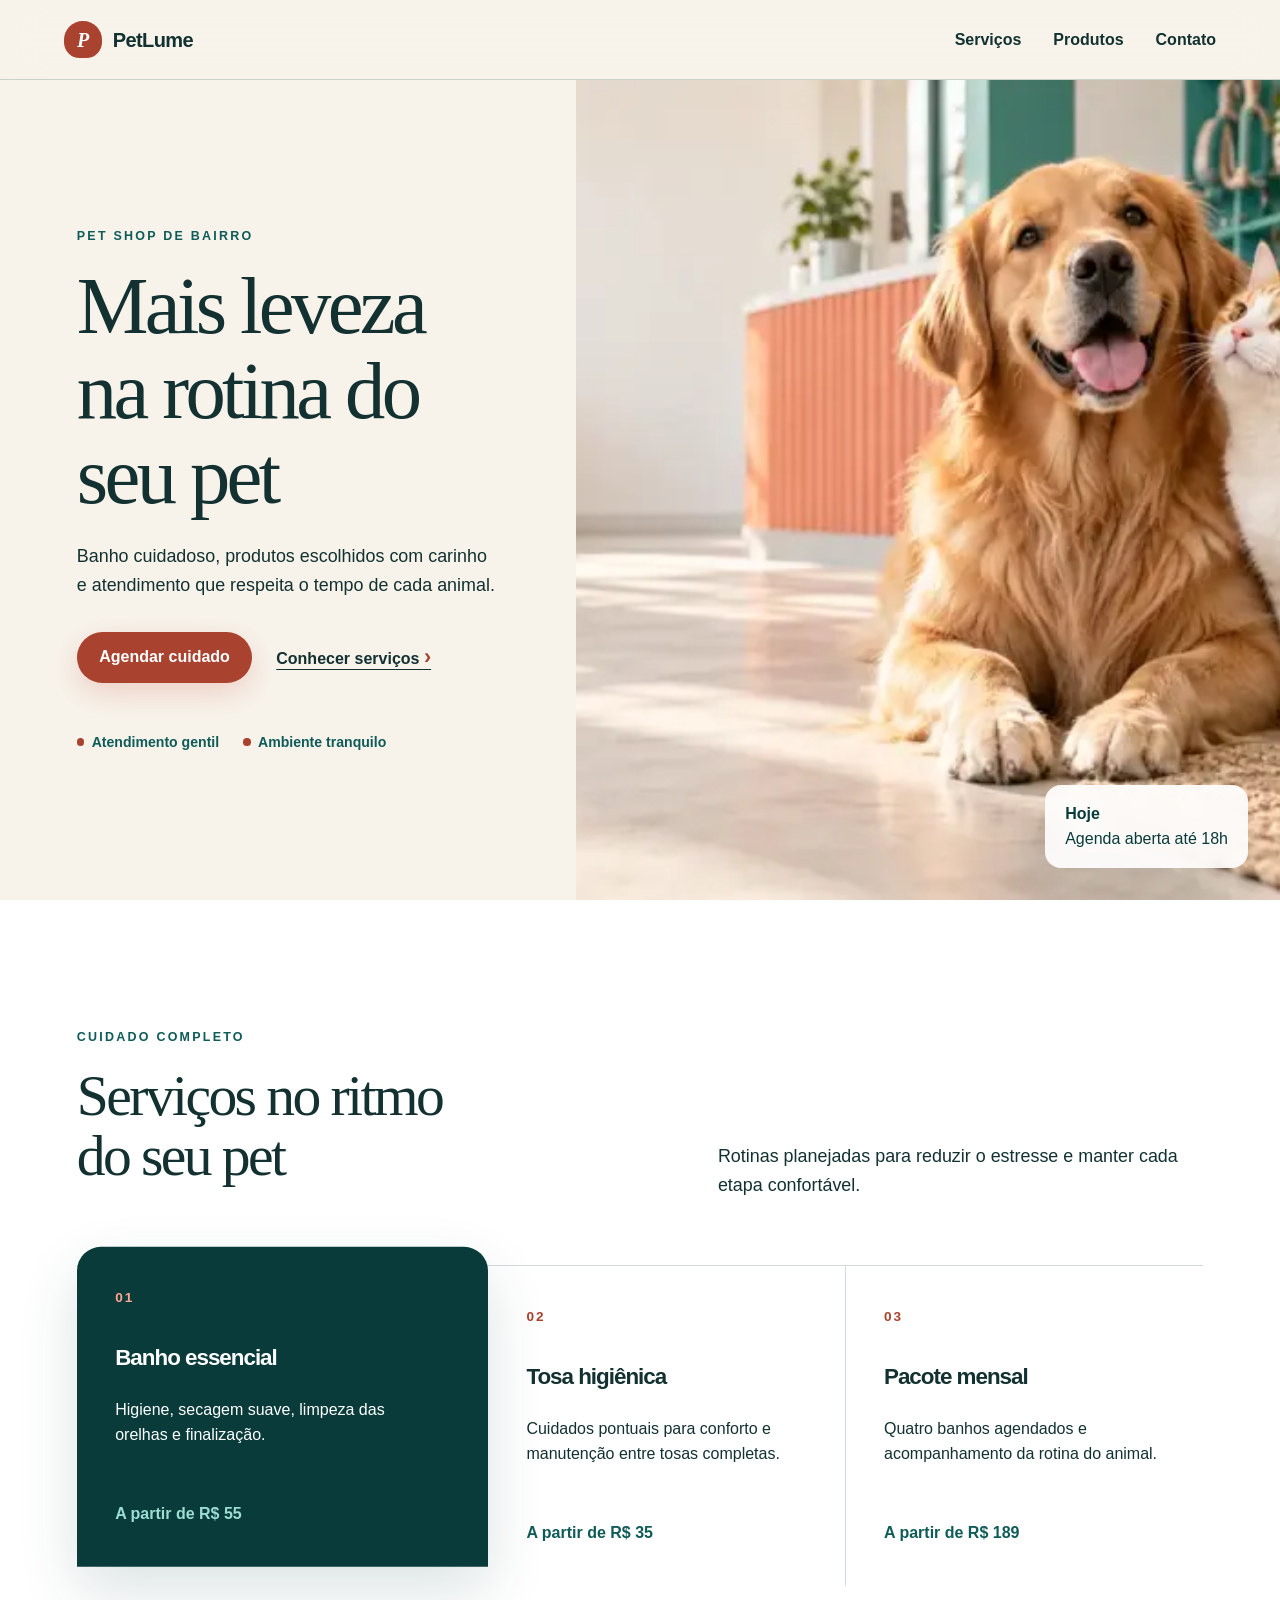
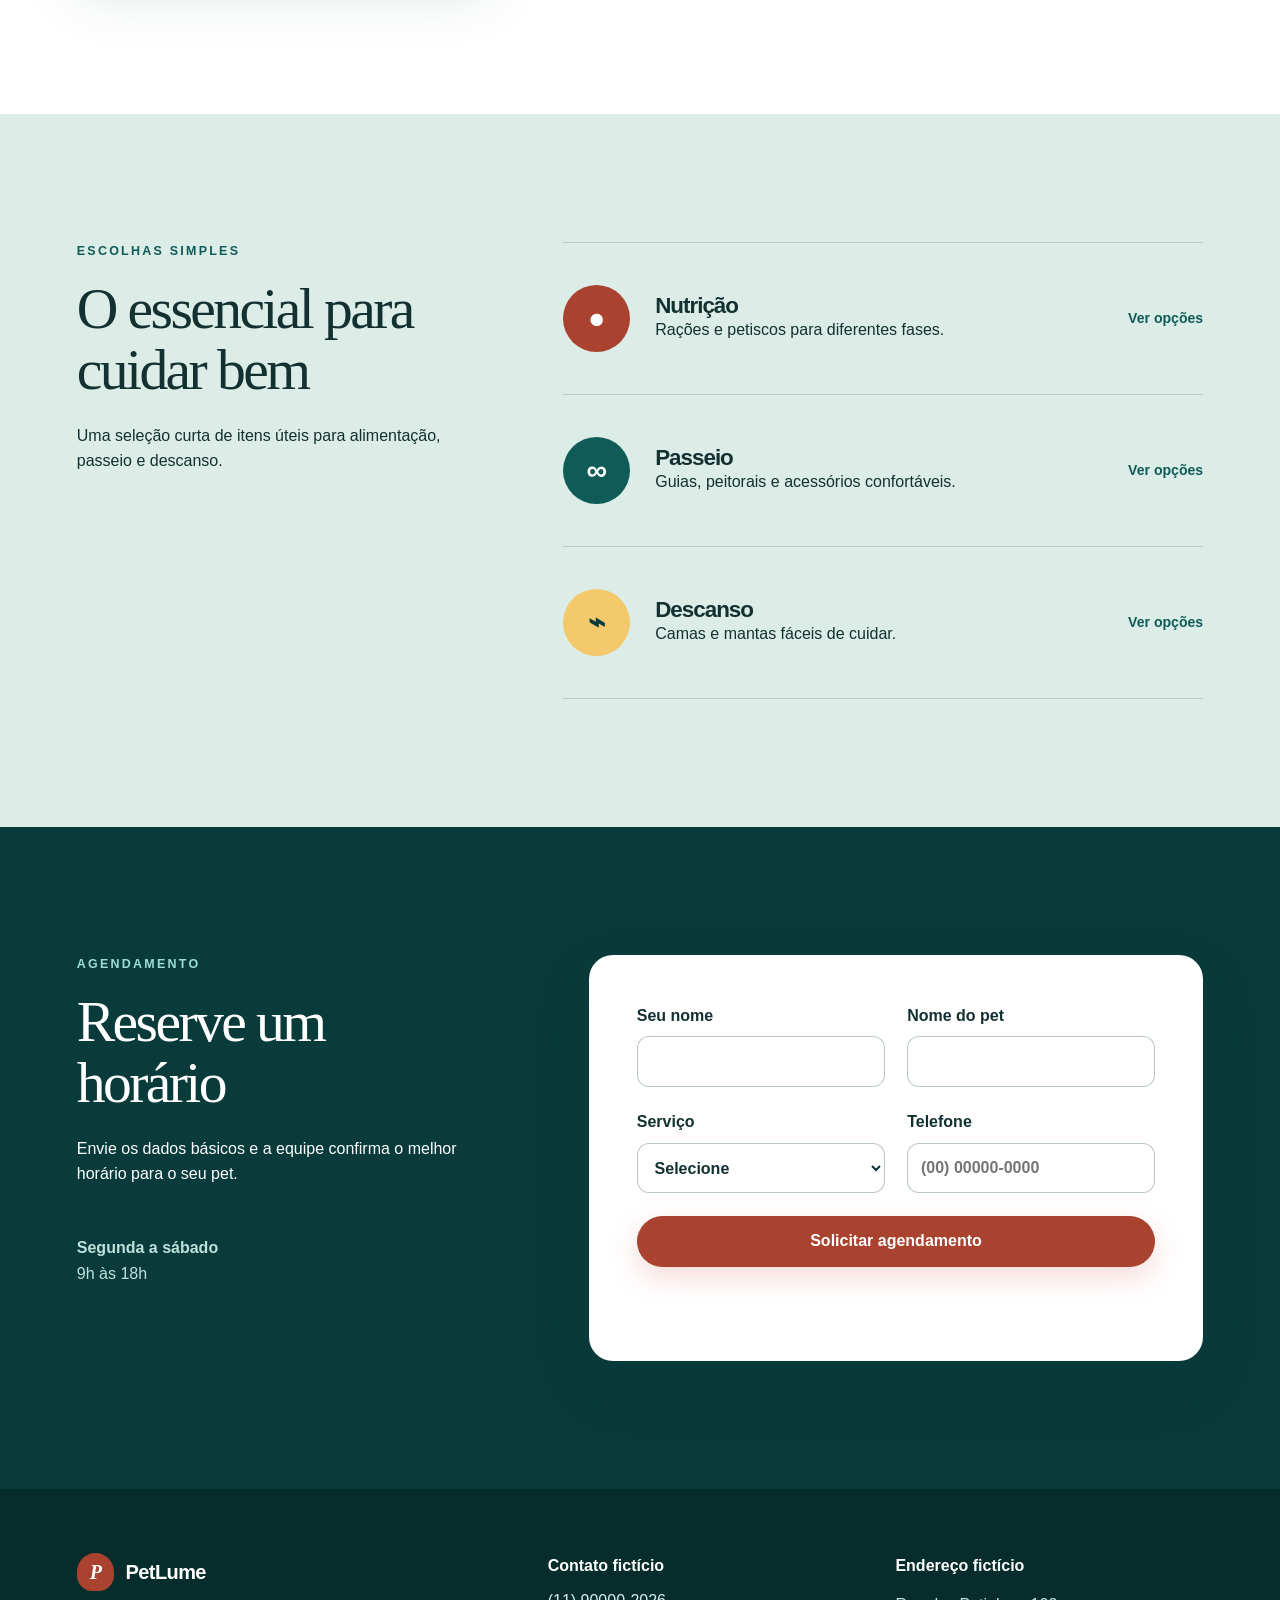
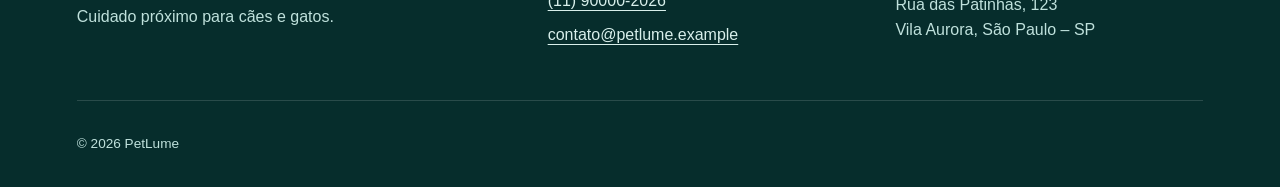
<file: index.html>
<!doctype html>
<html lang="pt-BR">
  <head>
    <meta charset="utf-8" />
    <meta name="viewport" content="width=device-width, initial-scale=1" />
    <meta name="theme-color" content="#083b3a" />
    <meta name="description" content="PetLume Pet Shop Escola: banho, cuidados e produtos selecionados para cães e gatos." />
    <title>PetLume Pet Shop Escola | Cuidado que faz bem</title>
    <link rel="manifest" href="manifest.json" />
    <link rel="icon" type="image/svg+xml" href="favicon.svg" />
    <link rel="apple-touch-icon" href="assets/icon-192.png" />
    <link rel="preload" as="image" href="assets/petlume-hero-800.webp" imagesrcset="assets/petlume-hero-800.webp 800w, assets/petlume-hero.webp 1600w" imagesizes="(max-width: 880px) 100vw, 55vw" fetchpriority="high" />
    <link rel="stylesheet" href="styles.css" />
  </head>
  <body>
    <a class="skip-link" href="#conteudo">Pular para o conteúdo</a>

    <header class="site-header">
      <a class="brand" href="#inicio" aria-label="PetLume, início">
        <span class="brand-mark" aria-hidden="true">P</span>
        <span>PetLume</span>
      </a>
      <button class="menu-button" type="button" aria-expanded="false" aria-controls="menu-principal">
        <span class="sr-only">Abrir menu</span>
        <span aria-hidden="true"></span><span aria-hidden="true"></span><span aria-hidden="true"></span>
      </button>
      <nav id="menu-principal" class="site-nav" aria-label="Navegação principal">
        <a href="#servicos">Serviços</a>
        <a href="#produtos">Produtos</a>
        <a href="#contato">Contato</a>
        <button id="installButton" class="install-button" type="button" hidden>Instalar aplicativo</button>
      </nav>
    </header>

    <main id="conteudo">
      <section id="inicio" class="hero">
        <div class="hero-copy">
          <p class="eyebrow">PET SHOP DE BAIRRO</p>
          <h1>Mais leveza na rotina do seu pet</h1>
          <p class="hero-text">Banho cuidadoso, produtos escolhidos com carinho e atendimento que respeita o tempo de cada animal.</p>
          <div class="hero-actions">
            <a class="button primary" href="#agendamento">Agendar cuidado</a>
            <a class="text-link" href="#servicos">Conhecer serviços <span aria-hidden="true">›</span></a>
          </div>
          <div class="trust-row" aria-label="Diferenciais">
            <span>Atendimento gentil</span>
            <span>Ambiente tranquilo</span>
          </div>
        </div>
        <div class="hero-media">
          <img src="assets/petlume-hero.webp" srcset="assets/petlume-hero-800.webp 800w, assets/petlume-hero.webp 1600w" sizes="(max-width: 880px) 100vw, 55vw" fetchpriority="high" decoding="async" alt="Cão golden retriever e gato laranja juntos em um pet shop iluminado" width="1600" height="900" />
          <p class="hero-note"><strong>Hoje</strong><br />Agenda aberta até 18h</p>
        </div>
      </section>

      <section id="servicos" class="section services-section">
        <div class="section-heading">
          <div>
            <p class="eyebrow">CUIDADO COMPLETO</p>
            <h2>Serviços no ritmo do seu pet</h2>
          </div>
          <p>Rotinas planejadas para reduzir o estresse e manter cada etapa confortável.</p>
        </div>
        <div class="services-grid">
          <article class="service-card featured">
            <span class="service-number">01</span>
            <h3>Banho essencial</h3>
            <p>Higiene, secagem suave, limpeza das orelhas e finalização.</p>
            <strong>A partir de R$ 55</strong>
          </article>
          <article class="service-card">
            <span class="service-number">02</span>
            <h3>Tosa higiênica</h3>
            <p>Cuidados pontuais para conforto e manutenção entre tosas completas.</p>
            <strong>A partir de R$ 35</strong>
          </article>
          <article class="service-card">
            <span class="service-number">03</span>
            <h3>Pacote mensal</h3>
            <p>Quatro banhos agendados e acompanhamento da rotina do animal.</p>
            <strong>A partir de R$ 189</strong>
          </article>
        </div>
      </section>

      <section id="produtos" class="section products-section">
        <div class="products-intro">
          <p class="eyebrow">ESCOLHAS SIMPLES</p>
          <h2>O essencial para cuidar bem</h2>
          <p>Uma seleção curta de itens úteis para alimentação, passeio e descanso.</p>
        </div>
        <div class="product-list" role="list">
          <article class="product" role="listitem">
            <div class="product-icon food" aria-hidden="true">●</div>
            <div><h3>Nutrição</h3><p>Rações e petiscos para diferentes fases.</p></div>
            <span>Ver opções</span>
          </article>
          <article class="product" role="listitem">
            <div class="product-icon walk" aria-hidden="true">∞</div>
            <div><h3>Passeio</h3><p>Guias, peitorais e acessórios confortáveis.</p></div>
            <span>Ver opções</span>
          </article>
          <article class="product" role="listitem">
            <div class="product-icon rest" aria-hidden="true">⌁</div>
            <div><h3>Descanso</h3><p>Camas e mantas fáceis de cuidar.</p></div>
            <span>Ver opções</span>
          </article>
        </div>
      </section>

      <section id="agendamento" class="section booking-section">
        <div class="booking-copy">
          <p class="eyebrow">AGENDAMENTO</p>
          <h2>Reserve um horário</h2>
          <p>Envie os dados básicos e a equipe confirma o melhor horário para o seu pet.</p>
          <p class="booking-detail"><strong>Segunda a sábado</strong><br />9h às 18h</p>
        </div>
        <form id="bookingForm" class="booking-form">
          <label>Seu nome<input name="nome" type="text" autocomplete="name" required /></label>
          <label>Nome do pet<input name="pet" type="text" required /></label>
          <label>Serviço
            <select name="servico" required>
              <option value="">Selecione</option>
              <option>Banho essencial</option>
              <option>Tosa higiênica</option>
              <option>Pacote mensal</option>
            </select>
          </label>
          <label>Telefone<input name="telefone" type="tel" inputmode="tel" autocomplete="tel" placeholder="(00) 00000-0000" required /></label>
          <button class="button primary" type="submit">Solicitar agendamento</button>
          <p id="formStatus" class="form-status" role="status" aria-live="polite"></p>
        </form>
      </section>
    </main>

    <footer id="contato" class="site-footer">
      <div>
        <a class="brand footer-brand" href="#inicio"><span class="brand-mark" aria-hidden="true">P</span><span>PetLume</span></a>
        <p>Cuidado próximo para cães e gatos.</p>
      </div>
      <div><strong>Contato fictício</strong><a href="tel:+5511900002026">(11) 90000-2026</a><a href="mailto:contato@petlume.example">contato@petlume.example</a></div>
      <div><strong>Endereço fictício</strong><p>Rua das Patinhas, 123<br />Vila Aurora, São Paulo – SP</p></div>
      <p class="copyright">© <span id="year"></span> PetLume</p>
    </footer>

    <div id="offlineNotice" class="offline-notice" role="status" hidden>Você está sem internet. O conteúdo principal continua disponível.</div>
    <script src="app.js" defer></script>
  </body>
</html>
</file>
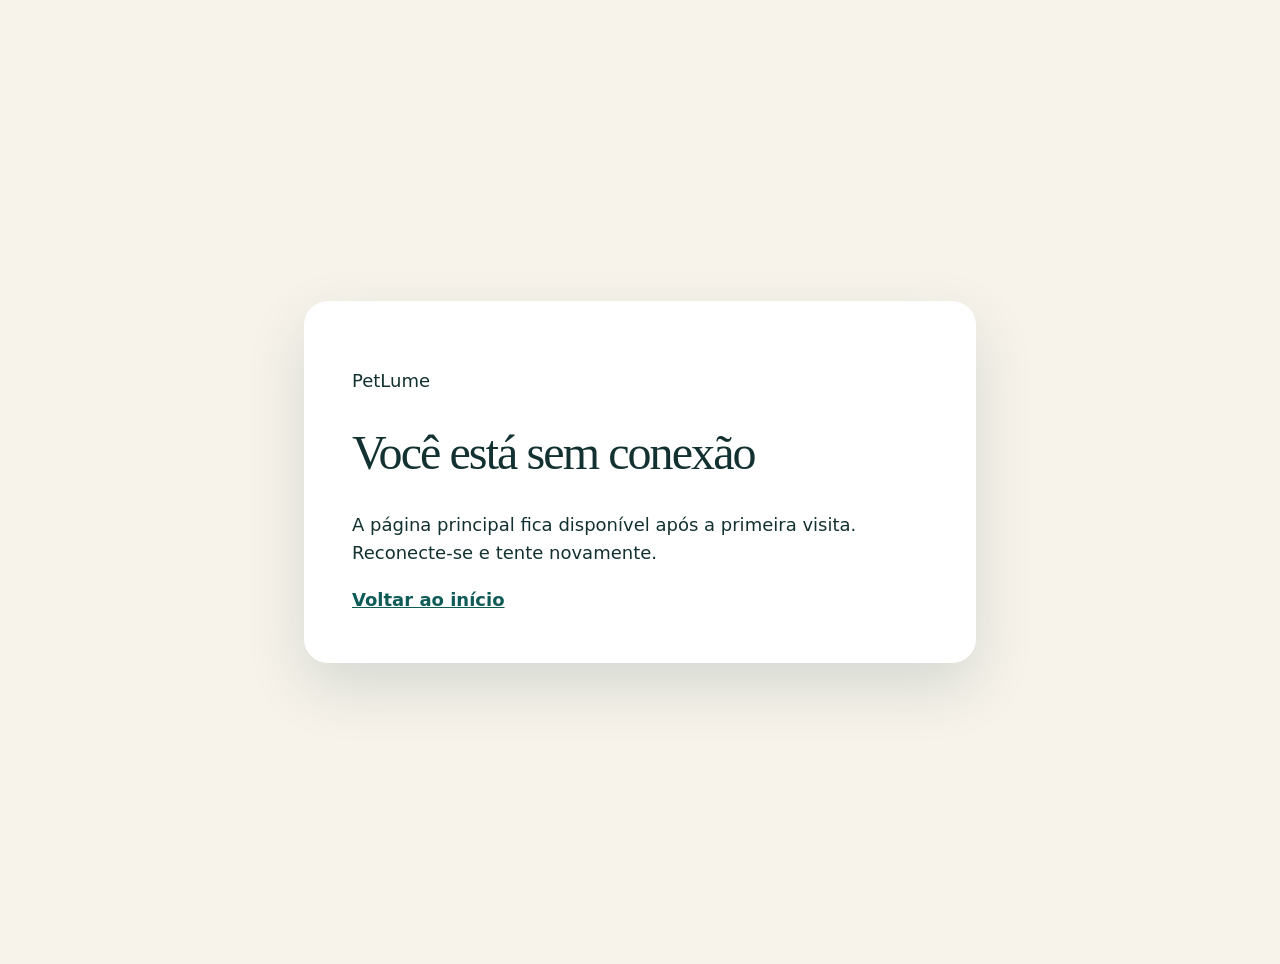
<file: offline.html>
<!doctype html>
<html lang="pt-BR">
  <head>
    <meta charset="utf-8" />
    <meta name="viewport" content="width=device-width, initial-scale=1" />
    <meta name="theme-color" content="#083b3a" />
    <title>PetLume | Sem conexão</title>
    <style>body{margin:0;min-height:100vh;display:grid;place-items:center;padding:2rem;font:18px/1.6 system-ui,sans-serif;color:#123130;background:#f7f3eb}.box{max-width:36rem;padding:3rem;border-radius:1.5rem;background:#fff;box-shadow:0 24px 60px rgba(8,59,58,.14)}h1{font:500 3rem/1.05 Georgia,serif;letter-spacing:-.04em}a{color:#0f5b58;font-weight:800}</style>
  </head>
  <body><main class="box"><p>PetLume</p><h1>Você está sem conexão</h1><p>A página principal fica disponível após a primeira visita. Reconecte-se e tente novamente.</p><a href="./">Voltar ao início</a></main></body>
</html>
</file>
<file: styles.css>
:root {
  color-scheme: light;
  --ink: #123130;
  --deep: #083b3a;
  --teal: #0f5b58;
  --mint: #dcece6;
  --cream: #f7f3eb;
  --white: #ffffff;
  --coral: #a9422f;
  --coral-dark: #862f22;
  --coral-light: #ffa58f;
  --line: rgba(8, 59, 58, 0.18);
  --shadow: 0 24px 60px rgba(8, 59, 58, 0.14);
  --radius: 1.5rem;
}

* { box-sizing: border-box; }
html { scroll-behavior: smooth; }
body { margin: 0; font-family: Inter, Aptos, "Segoe UI", sans-serif; color: var(--ink); background: var(--cream); font-size: 1rem; line-height: 1.6; }
img { display: block; max-width: 100%; }
a { color: inherit; }
button, input, select { font: inherit; }
button, a { -webkit-tap-highlight-color: transparent; }
.sr-only { position: absolute; width: 1px; height: 1px; padding: 0; margin: -1px; overflow: hidden; clip: rect(0, 0, 0, 0); white-space: nowrap; border: 0; }
.skip-link { position: fixed; top: .75rem; left: .75rem; z-index: 100; padding: .7rem 1rem; color: var(--white); background: var(--deep); border-radius: .5rem; transform: translateY(-180%); }
.skip-link:focus { transform: translateY(0); }
:focus-visible { outline: 3px solid var(--teal); outline-offset: 3px; }

.site-header { position: sticky; top: 0; z-index: 20; min-height: 5rem; padding: 0 clamp(1.25rem, 5vw, 5rem); display: flex; align-items: center; justify-content: space-between; gap: 2rem; background: rgba(247, 243, 235, .92); backdrop-filter: blur(18px); border-bottom: 1px solid var(--line); }
.brand { display: inline-flex; align-items: center; gap: .7rem; font-size: 1.25rem; font-weight: 800; text-decoration: none; letter-spacing: -.03em; }
.brand-mark { display: grid; place-items: center; width: 2.35rem; aspect-ratio: 1; border-radius: 50% 50% 42% 42%; color: var(--white); background: var(--coral); font-family: Georgia, serif; font-style: italic; font-weight: 700; }
.site-nav { display: flex; align-items: center; gap: clamp(1rem, 2.5vw, 2.25rem); }
.site-nav a { position: relative; font-weight: 650; text-decoration: none; }
.site-nav a::after { content: ""; position: absolute; left: 0; right: 100%; bottom: -.35rem; height: 2px; background: var(--coral); transition: right .2s ease; }
.site-nav a:hover::after, .site-nav a:focus-visible::after { right: 0; }
.install-button { border: 1px solid var(--deep); padding: .65rem 1rem; background: transparent; color: var(--deep); border-radius: 999px; cursor: pointer; font-weight: 750; }
.menu-button { display: none; width: 2.8rem; height: 2.8rem; padding: .65rem; border: 0; background: transparent; cursor: pointer; }
.menu-button span[aria-hidden] { display: block; height: 2px; margin: .28rem 0; background: var(--deep); }

.hero { min-height: calc(100vh - 5rem); display: grid; grid-template-columns: minmax(0, .9fr) minmax(0, 1.1fr); align-items: stretch; }
.hero-copy { align-self: center; padding: clamp(4rem, 8vw, 8rem) clamp(1.5rem, 6vw, 6rem); }
.eyebrow { margin: 0 0 1.1rem; color: var(--teal); font-size: .78rem; font-weight: 850; letter-spacing: .18em; }
h1, h2, h3 { margin-top: 0; line-height: 1.05; letter-spacing: -.045em; }
h1 { max-width: 10ch; margin-bottom: 1.5rem; font-family: Georgia, "Times New Roman", serif; font-size: clamp(3.4rem, 6.3vw, 7rem); font-weight: 500; }
h2 { max-width: 14ch; margin-bottom: 1.4rem; font-family: Georgia, "Times New Roman", serif; font-size: clamp(2.5rem, 4.5vw, 4.8rem); font-weight: 500; }
h3 { margin-bottom: .7rem; font-size: 1.4rem; }
.hero-text { max-width: 34rem; margin: 0 0 2rem; font-size: clamp(1.05rem, 1.4vw, 1.28rem); }
.hero-actions { display: flex; align-items: center; gap: 1.5rem; flex-wrap: wrap; }
.button { display: inline-flex; justify-content: center; align-items: center; min-height: 3.2rem; padding: .8rem 1.4rem; border: 0; border-radius: 999px; text-decoration: none; font-weight: 800; cursor: pointer; }
.button.primary { color: var(--white); background: var(--coral); box-shadow: 0 10px 28px rgba(207, 88, 68, .22); }
.button.primary:hover, .button.primary:focus-visible { background: var(--coral-dark); transform: translateY(-1px); }
.text-link { font-weight: 800; text-underline-offset: .3rem; }
.text-link span { color: var(--coral); font-size: 1.35rem; }
.trust-row { display: flex; gap: 1.5rem; margin-top: 3rem; color: var(--teal); font-size: .88rem; font-weight: 750; }
.trust-row span { display: inline-flex; align-items: center; gap: .45rem; }
.trust-row span::before { content: ""; width: .48rem; height: .48rem; border-radius: 50%; background: var(--coral); }
.hero-media { position: relative; min-height: 37rem; overflow: hidden; background: var(--mint); }
.hero-media img { width: 100%; height: 100%; object-fit: cover; object-position: 58% center; }
.hero-note { position: absolute; right: 2rem; bottom: 2rem; margin: 0; padding: 1rem 1.25rem; color: var(--deep); background: rgba(255,255,255,.9); border-radius: 1rem; box-shadow: var(--shadow); backdrop-filter: blur(10px); }

.section { padding: clamp(5rem, 10vw, 9rem) clamp(1.5rem, 6vw, 6rem); }
.section-heading { display: grid; grid-template-columns: 1.1fr .9fr; align-items: end; gap: 3rem; margin-bottom: 3.5rem; }
.section-heading p:last-child { max-width: 32rem; margin: 0 0 .6rem auto; font-size: 1.12rem; }
.services-section { background: var(--white); }
.services-grid { display: grid; grid-template-columns: 1.15fr 1fr 1fr; border-top: 1px solid var(--line); }
.service-card { min-height: 20rem; padding: 2.5rem clamp(1.25rem, 3vw, 3rem); display: flex; flex-direction: column; border-right: 1px solid var(--line); }
.service-card:last-child { border-right: 0; }
.service-card.featured { color: var(--white); background: var(--deep); border: 0; border-radius: var(--radius) var(--radius) 0 0; transform: translateY(-1.2rem); box-shadow: var(--shadow); }
.service-number { margin-bottom: auto; color: var(--coral); font-size: .85rem; font-weight: 850; letter-spacing: .15em; }
.service-card p { max-width: 20rem; }
.service-card strong { margin-top: auto; color: var(--teal); }
.service-card.featured strong { color: #9cddd4; }
.service-card.featured .service-number { color: var(--coral-light); }

.products-section { display: grid; grid-template-columns: .75fr 1.25fr; gap: clamp(3rem, 8vw, 8rem); background: var(--mint); }
.products-intro { align-self: start; position: sticky; top: 8rem; }
.products-intro p:last-child { max-width: 28rem; }
.product-list { border-top: 1px solid var(--line); }
.product { display: grid; grid-template-columns: 4.5rem 1fr auto; align-items: center; gap: 1.25rem; min-height: 9.5rem; padding: 1.5rem 0; border-bottom: 1px solid var(--line); }
.product h3, .product p { margin: 0; }
.product > span { color: var(--teal); font-weight: 800; font-size: .88rem; }
.product-icon { display: grid; place-items: center; width: 4.2rem; aspect-ratio: 1; border-radius: 50%; color: var(--white); font-size: 1.8rem; font-weight: 800; }
.product-icon.food { background: var(--coral); }
.product-icon.walk { background: var(--teal); }
.product-icon.rest { color: var(--deep); background: #f3c96b; }

.booking-section { display: grid; grid-template-columns: .8fr 1.2fr; gap: clamp(3rem, 8vw, 8rem); color: var(--white); background: var(--deep); }
.booking-section .eyebrow { color: #9cddd4; }
.booking-detail { margin-top: 3rem; color: #bfe1dc; }
.booking-form { display: grid; grid-template-columns: 1fr 1fr; gap: 1.4rem; padding: clamp(1.5rem, 4vw, 3rem); color: var(--ink); background: var(--white); border-radius: var(--radius); box-shadow: var(--shadow); }
.booking-form label { display: grid; gap: .5rem; font-weight: 750; }
.booking-form input, .booking-form select { width: 100%; min-height: 3.15rem; padding: .7rem .8rem; border: 1px solid rgba(8, 59, 58, .28); border-radius: .75rem; color: var(--ink); background: #fff; }
.booking-form input:focus, .booking-form select:focus { outline: 3px solid rgba(239, 119, 94, .3); border-color: var(--coral); }
.booking-form .button, .form-status { grid-column: 1 / -1; }
.form-status { min-height: 1.5rem; margin: 0; color: var(--teal); font-weight: 700; }

.site-footer { display: grid; grid-template-columns: 1.4fr 1fr 1fr; gap: 2.5rem; padding: 4rem clamp(1.5rem, 6vw, 6rem) 2rem; color: var(--white); background: #062d2c; }
.site-footer > div { display: flex; flex-direction: column; align-items: flex-start; }
.site-footer p { margin: .8rem 0 0; color: #bfe1dc; }
.site-footer a:not(.brand) { margin-top: .55rem; color: #d8efeb; text-underline-offset: .25rem; }
.footer-brand { color: var(--white); }
.copyright { grid-column: 1 / -1; padding-top: 2rem; border-top: 1px solid rgba(255,255,255,.14); font-size: .85rem; }
.offline-notice { position: fixed; z-index: 50; left: 50%; bottom: 1.25rem; width: min(36rem, calc(100% - 2rem)); padding: .8rem 1rem; transform: translateX(-50%); text-align: center; color: var(--white); background: #202020; border-radius: .8rem; box-shadow: var(--shadow); }

@media (max-width: 880px) {
  .menu-button { display: block; }
  .site-nav { position: absolute; top: calc(100% + 1px); left: 0; right: 0; display: none; align-items: stretch; padding: 1.4rem; background: var(--cream); border-bottom: 1px solid var(--line); box-shadow: 0 14px 30px rgba(8,59,58,.08); }
  .site-nav.open { display: grid; }
  .site-nav a { padding: .7rem; }
  .hero { grid-template-columns: 1fr; }
  .hero-copy { order: 2; }
  .hero-media { min-height: 52vh; }
  .hero-note { right: 1rem; bottom: 1rem; }
  .section-heading, .products-section, .booking-section { grid-template-columns: 1fr; }
  .section-heading p:last-child { margin-left: 0; }
  .services-grid { grid-template-columns: 1fr; }
  .service-card { min-height: 16rem; border-right: 0; border-bottom: 1px solid var(--line); }
  .service-card.featured { transform: none; border-radius: var(--radius); }
  .products-intro { position: static; }
  .site-footer { grid-template-columns: 1fr 1fr; }
}

@media (max-width: 560px) {
  h1 { font-size: clamp(3rem, 16vw, 4.6rem); }
  .hero-media { min-height: 25rem; }
  .hero-media img { object-position: 65% center; }
  .trust-row { flex-direction: column; gap: .6rem; }
  .booking-form { grid-template-columns: 1fr; }
  .product { grid-template-columns: 3.6rem 1fr; }
  .product-icon { width: 3.4rem; }
  .product > span { grid-column: 2; }
  .site-footer { grid-template-columns: 1fr; }
}

@media (prefers-reduced-motion: reduce) {
  html { scroll-behavior: auto; }
  *, *::before, *::after { transition-duration: .01ms !important; animation-duration: .01ms !important; animation-iteration-count: 1 !important; }
}
</file>
